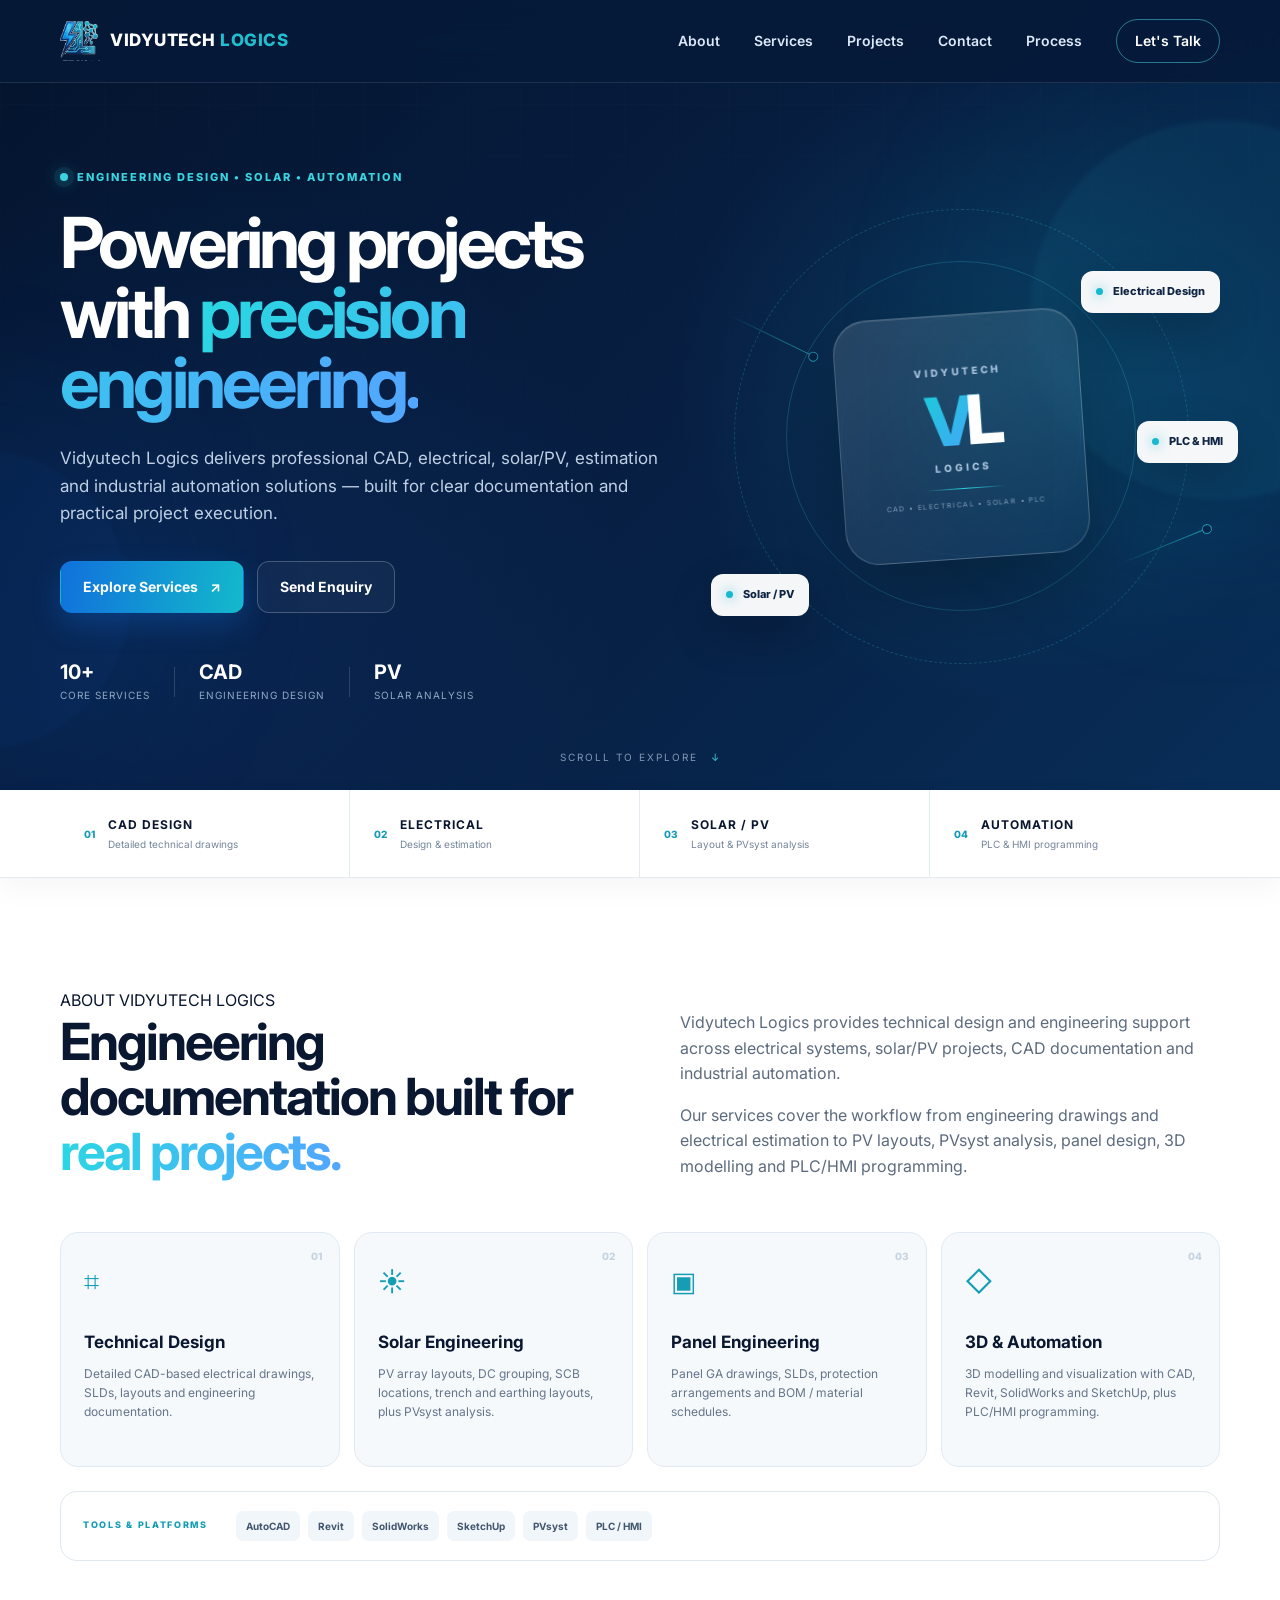
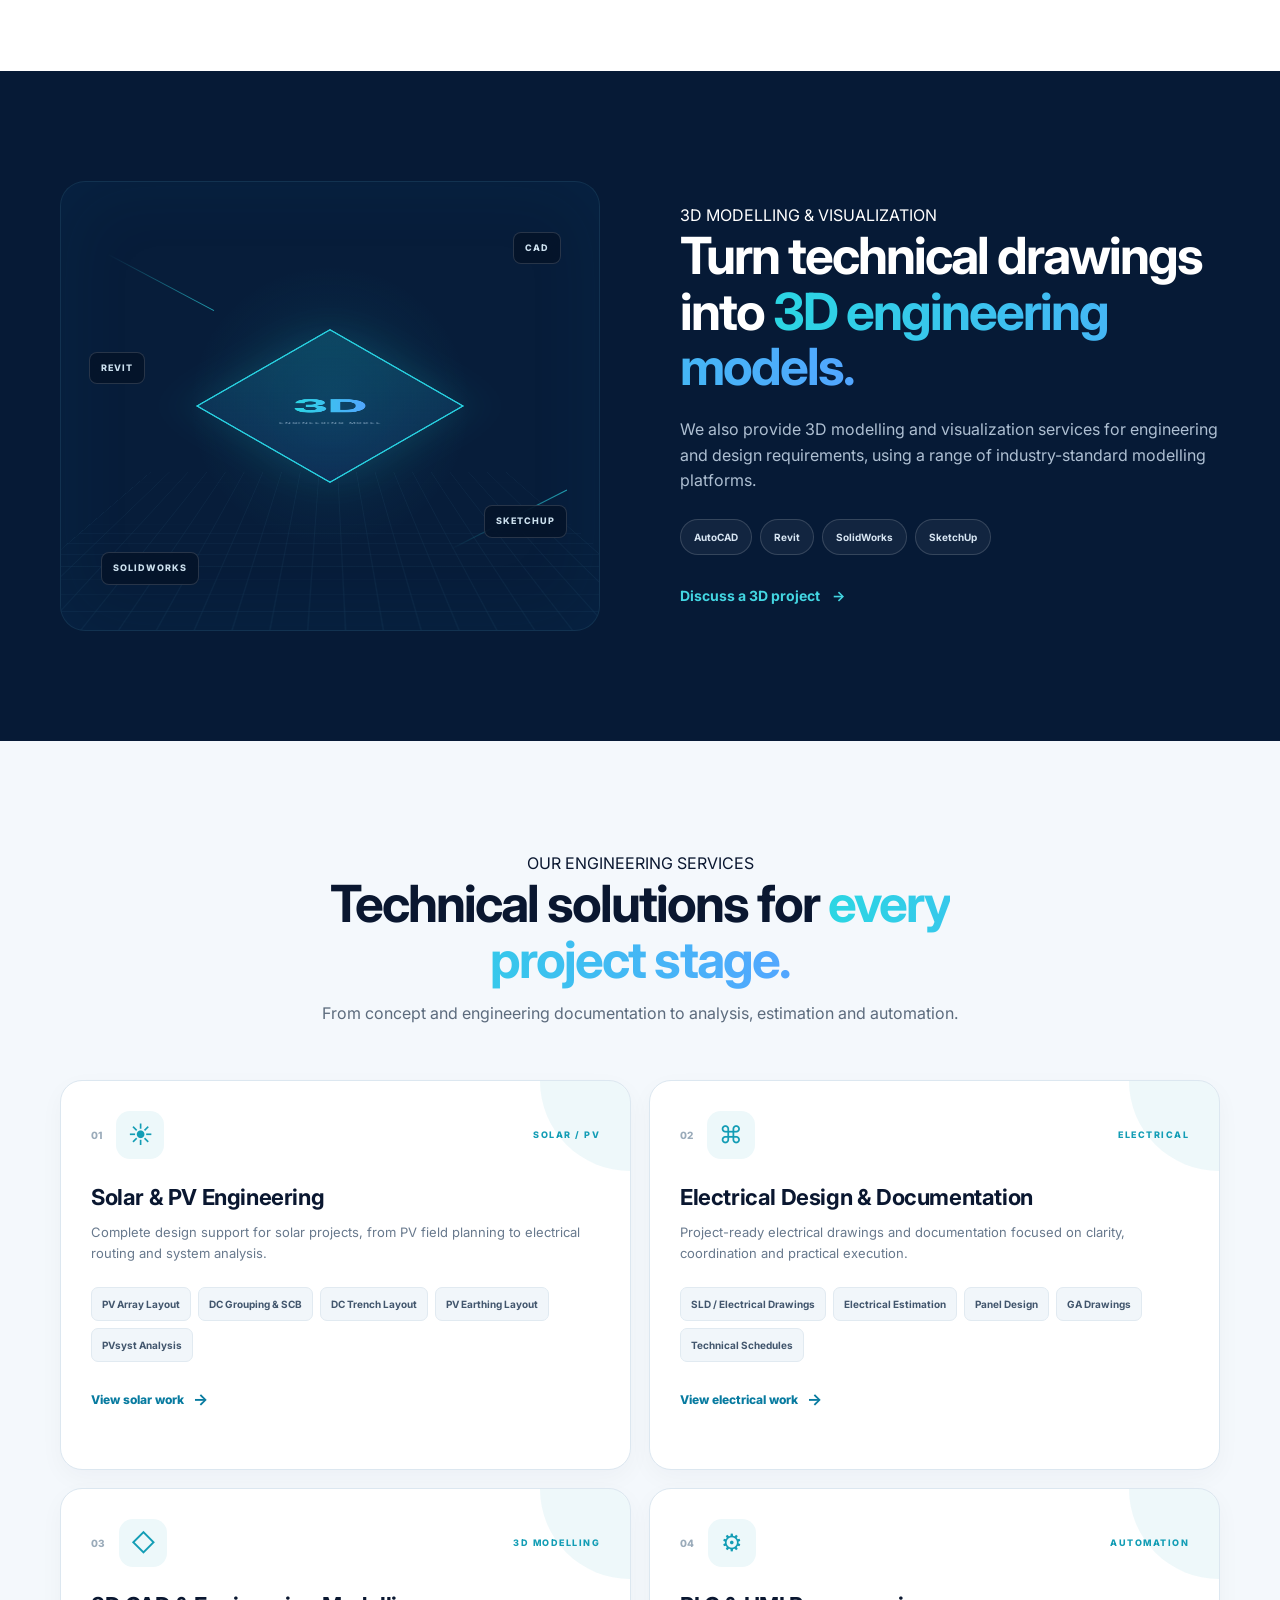
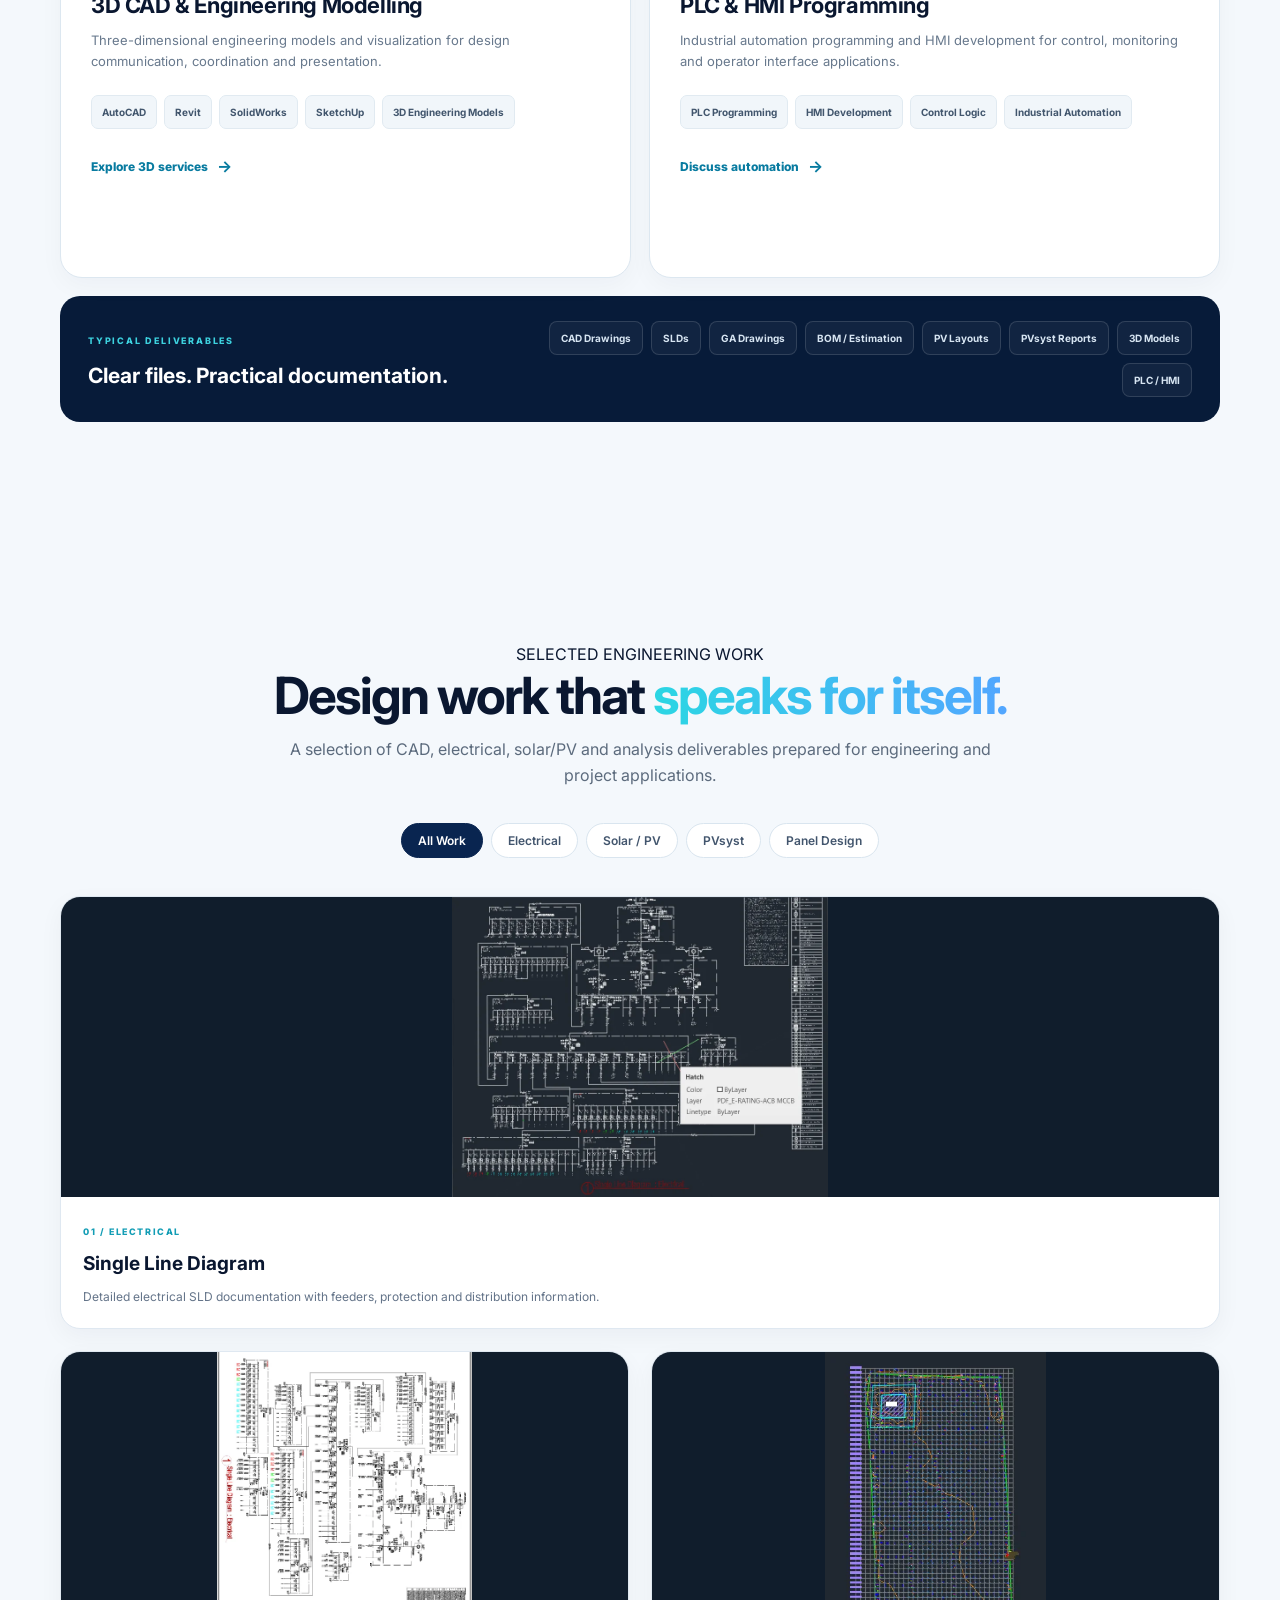
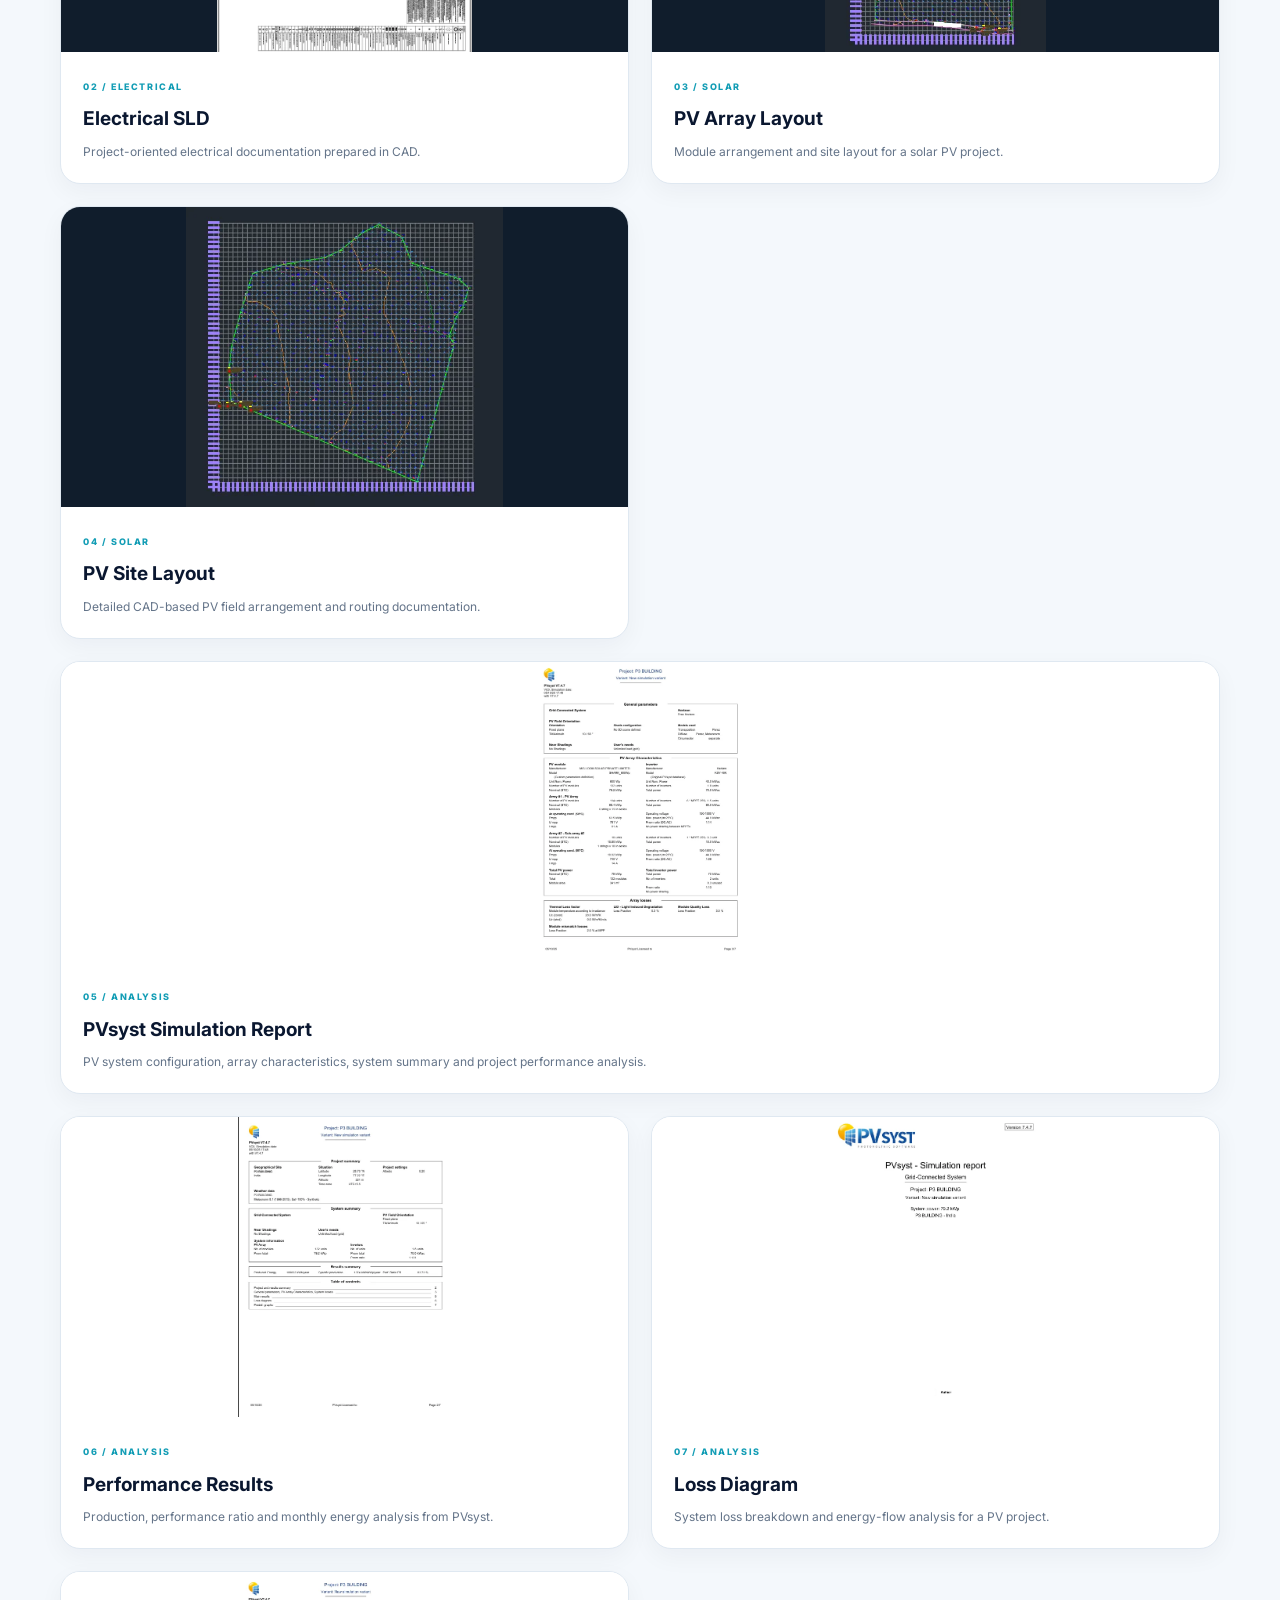
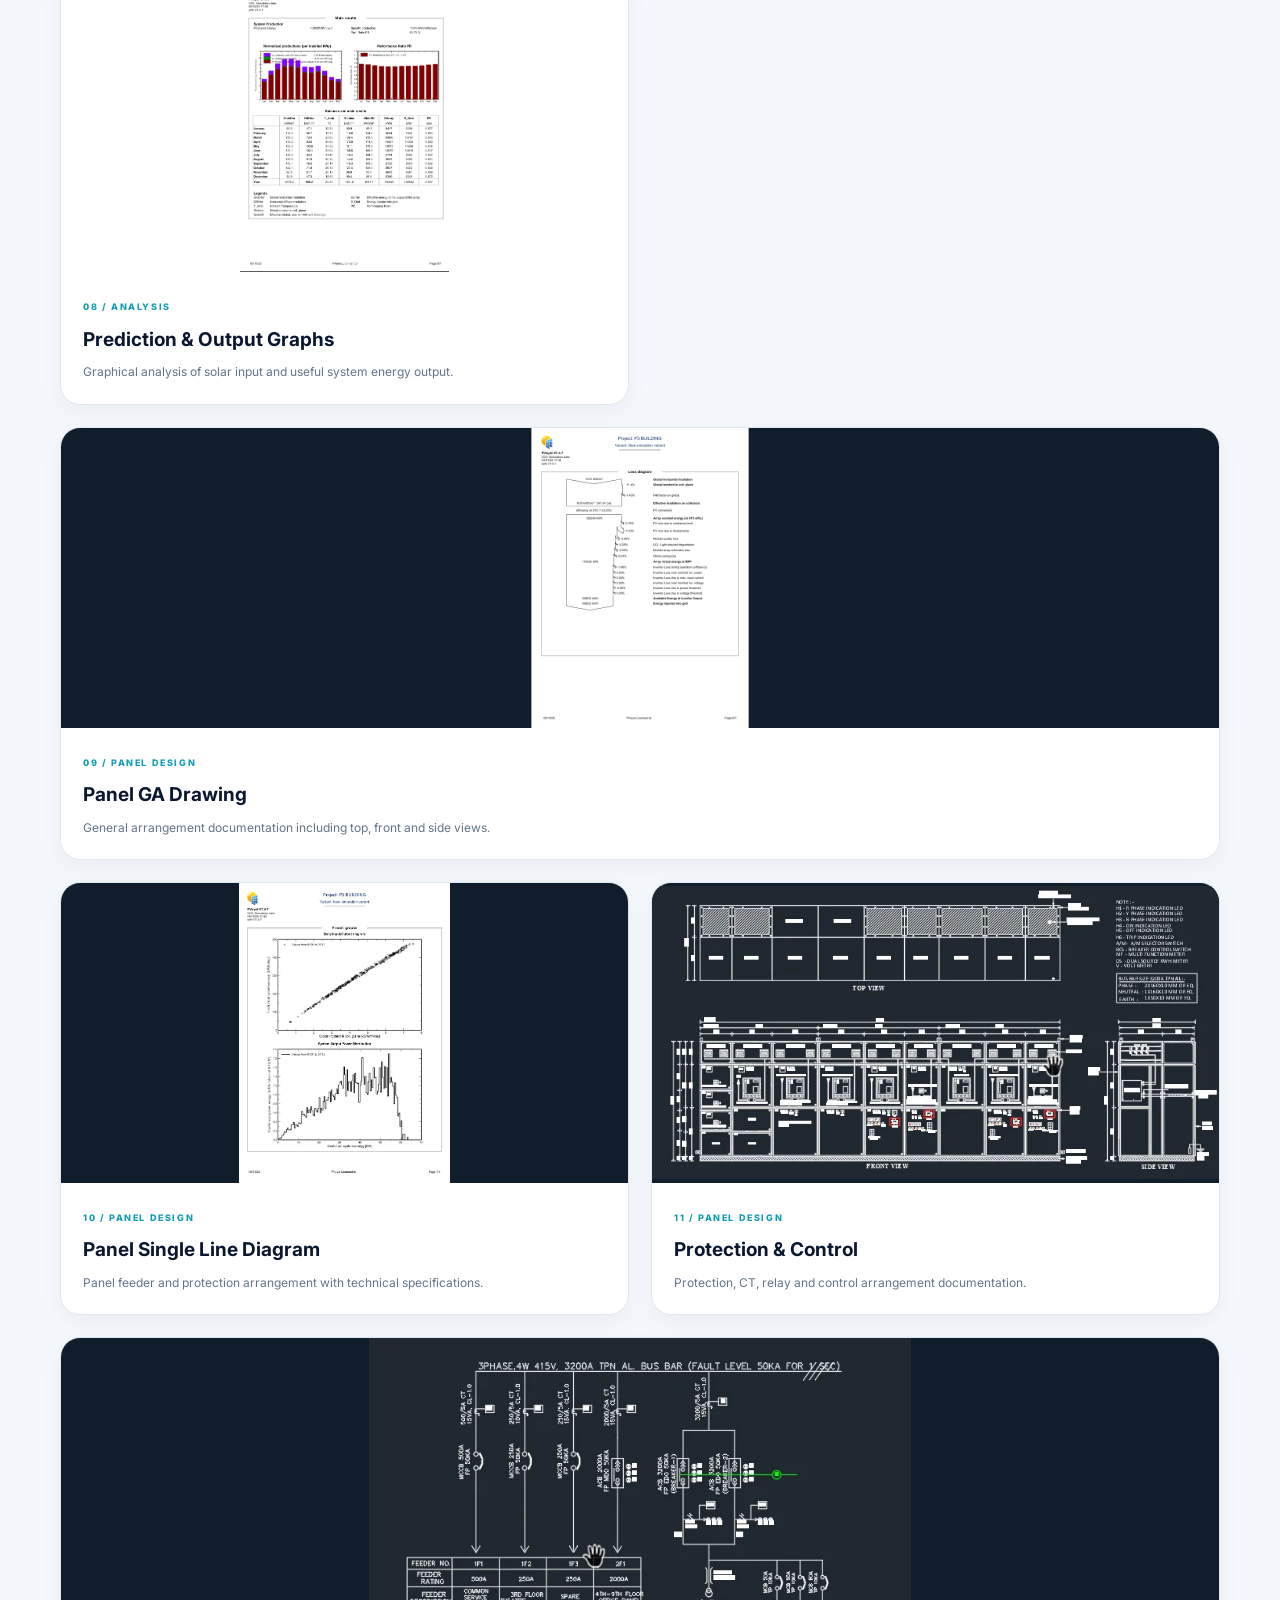
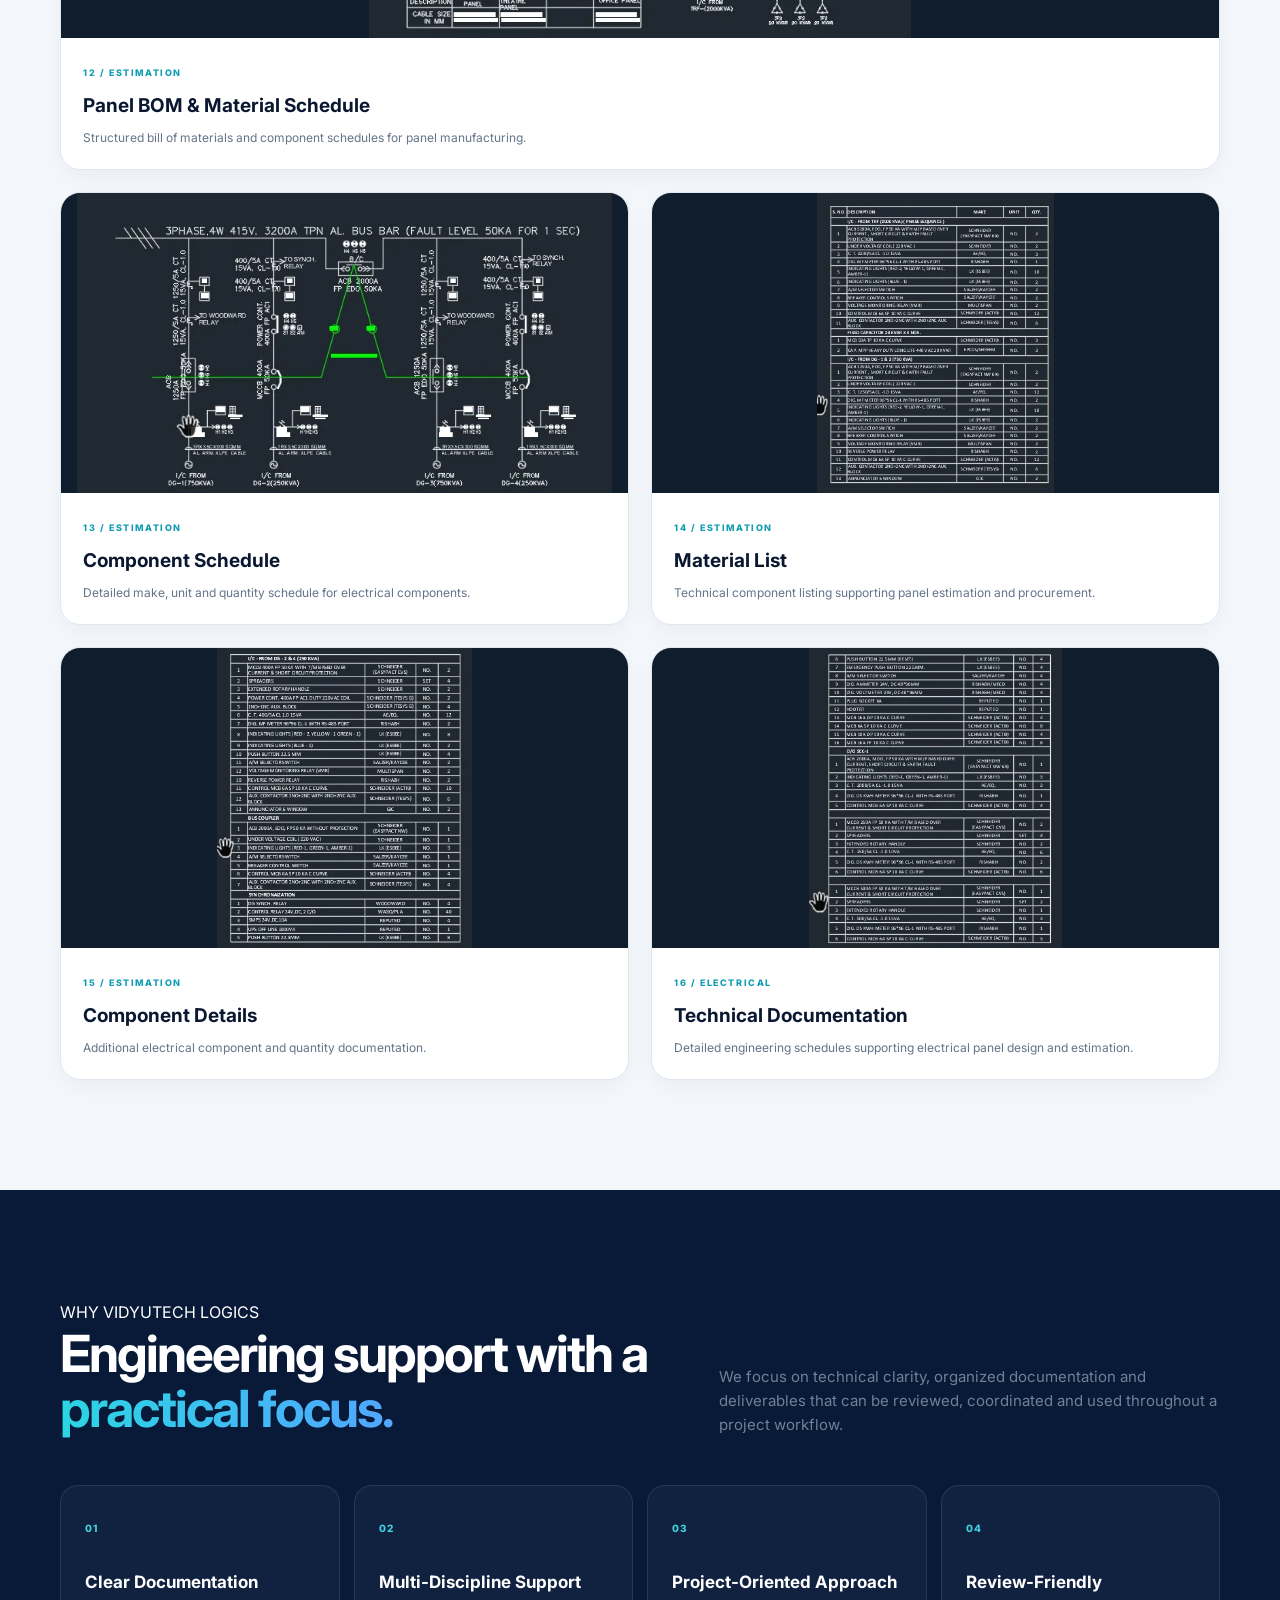
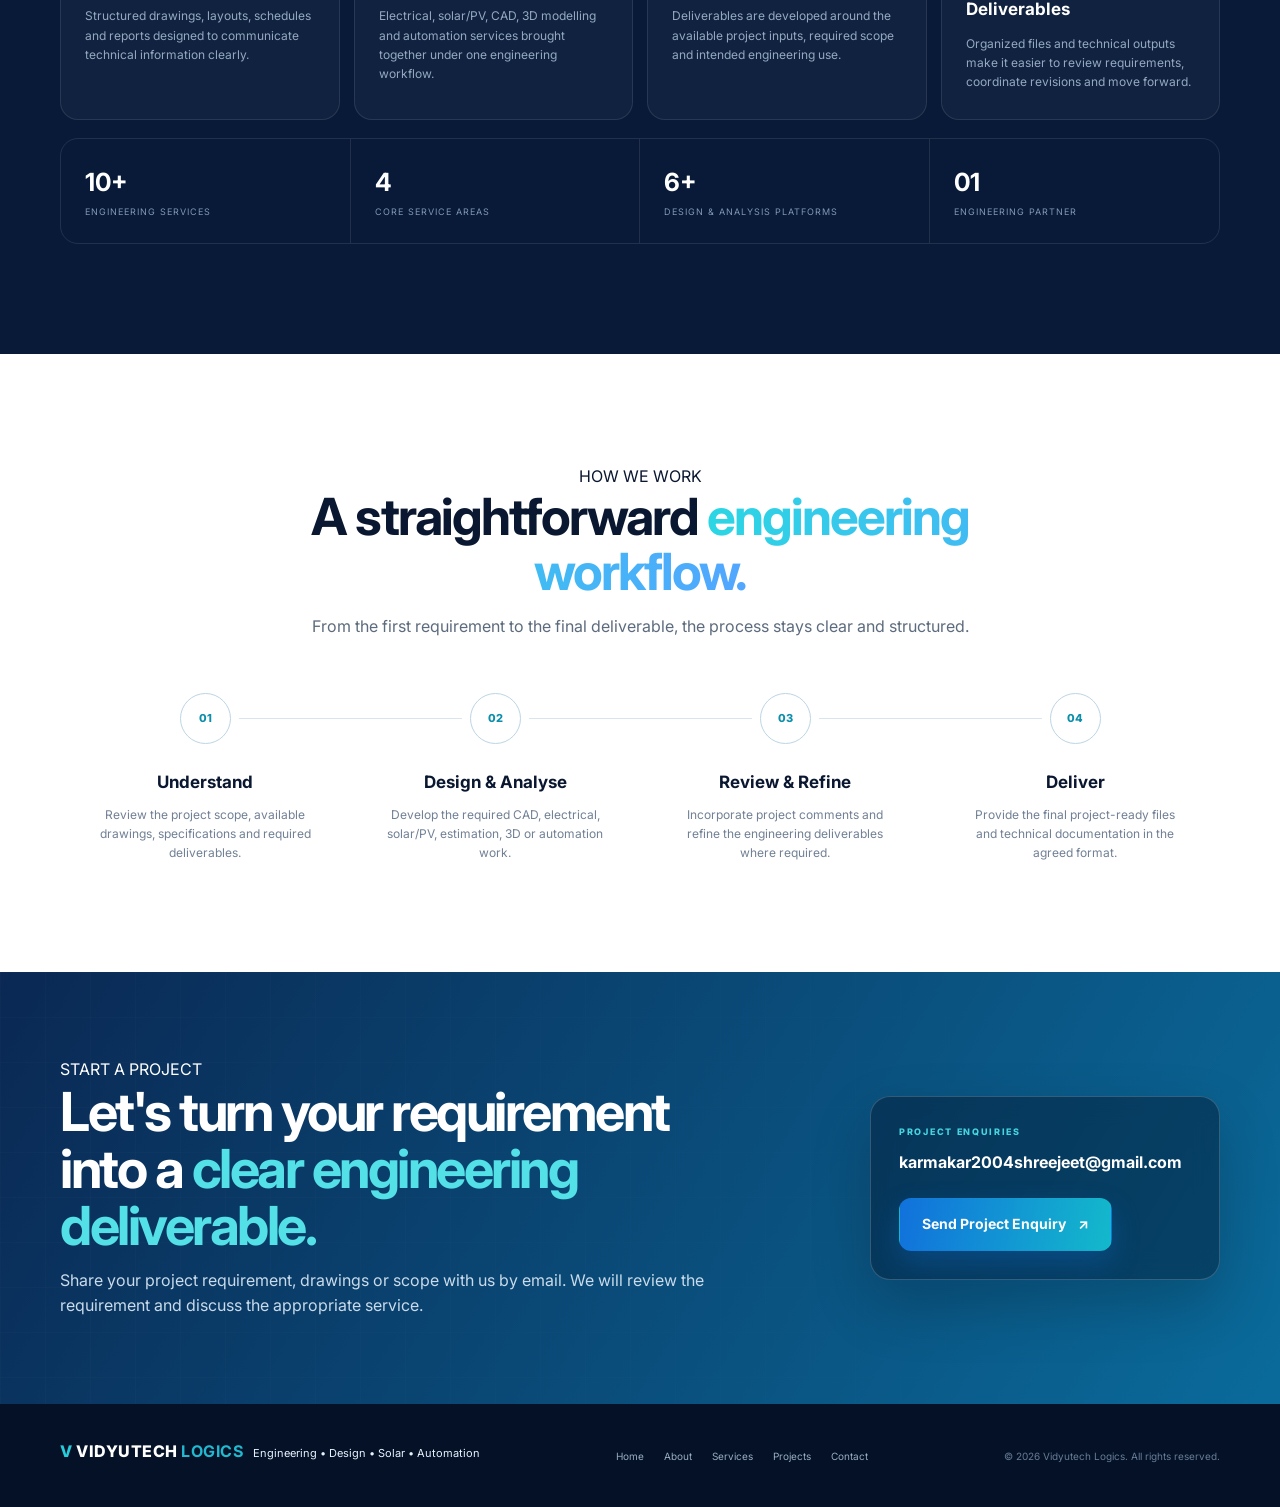
<file: index.html>
<!DOCTYPE html>
<html lang="en">
<head>
  <meta charset="UTF-8">
  <meta name="viewport" content="width=device-width, initial-scale=1.0">
  <meta name="description" content="Vidyutech Logics provides CAD design, electrical design, solar/PV engineering, PVsyst analysis, electrical estimation, panel design, 3D modelling, PLC and HMI programming.">
  <meta name="theme-color" content="#071a38">
  <meta name="robots" content="index, follow">
  <meta name="author" content="Vidyutech Logics">
  <meta name="keywords" content="CAD design, electrical design, solar design, PVsyst, electrical estimation, panel design, SLD, 3D modelling, Revit, SolidWorks, SketchUp, PLC, HMI">
  <meta property="og:type" content="website">
  <meta property="og:title" content="Vidyutech Logics | Electrical, Solar & CAD Engineering">
  <meta property="og:description" content="CAD, electrical, solar/PV, 3D modelling and industrial automation engineering services.">
  <meta property="og:image" content="assets/logo.png">
  <meta name="twitter:card" content="summary_large_image">
  <meta name="twitter:title" content="Vidyutech Logics | Engineering Design & Automation">
  <meta name="twitter:description" content="CAD, electrical, solar/PV, 3D modelling and automation engineering services.">
  <link rel="icon" type="image/png" href="assets/icon.png">
  <title>Vidyutech Logics | Electrical & Solar Engineering</title>
  <link rel="preconnect" href="https://fonts.googleapis.com">
  <link rel="preconnect" href="https://fonts.gstatic.com" crossorigin>
  <link rel="stylesheet" href="style.css">

  <script type="application/ld+json">
  {
    "@context": "https://schema.org",
    "@type": "ProfessionalService",
    "name": "Vidyutech Logics",
    "description": "CAD, electrical, solar/PV, 3D modelling and industrial automation engineering services.",
    "email": "vidhyut.designing@gmail.com",
    "serviceType": [
      "CAD Design",
      "Electrical Design",
      "Solar PV Engineering",
      "PVsyst Analysis",
      "Electrical Estimation",
      "Electrical Panel Design",
      "3D Modelling",
      "PLC Programming",
      "HMI Programming"
    ]
  }
  </script>

</head>
<body>
  <header class="site-header" id="top">
    <nav class="nav container">
      <a class="brand" href="#top" aria-label="Vidyutech Logics home">
        <img src="assets/icon.png" alt="" aria-hidden="true">
        <span>VIDYUTECH <b>LOGICS</b></span>
      </a>

      <button class="menu-toggle" aria-label="Open navigation" aria-expanded="false">
        <span></span><span></span><span></span>
      </button>

      <div class="nav-links">
        <a href="#about">About</a>
        <a href="#services">Services</a>
        <a href="#projects">Projects</a>
        <a href="#contact">Contact</a>
        <a href="#process">Process</a>
        <a href="#contact" class="nav-cta">Let's Talk</a>
      </div>
    </nav>
  </header>

  <main>
    <section class="hero">
      <div class="hero-grid"></div>
      <div class="hero-glow glow-a"></div>
      <div class="hero-glow glow-b"></div>

      <div class="container hero-content">
        <div class="hero-copy reveal">
          <div class="hero-kicker">
            <span class="pulse"></span>
            ENGINEERING DESIGN • SOLAR • AUTOMATION
          </div>
          <h1>Powering projects with <span>precision engineering.</span></h1>
          <p class="hero-text">
            Vidyutech Logics delivers professional CAD, electrical, solar/PV,
            estimation and industrial automation solutions — built for clear
            documentation and practical project execution.
          </p>

          <div class="hero-actions">
            <a class="btn btn-primary" href="#services">Explore Services <span>↗</span></a>
            <a class="btn btn-ghost" href="mailto:vidhyut.designing@gmail.com?subject=Project%20Enquiry%20-%20Vidyutech%20Logics">Send Enquiry</a>
          </div>

          <div class="hero-metrics">
            <div><strong>10+</strong><span>Core Services</span></div>
            <i></i>
            <div><strong>CAD</strong><span>Engineering Design</span></div>
            <i></i>
            <div><strong>PV</strong><span>Solar Analysis</span></div>
          </div>
        </div>

        <div class="hero-visual reveal">
          <div class="technical-ring ring-one"></div>
          <div class="technical-ring ring-two"></div>
          <div class="technical-ring ring-three"></div>

          <div class="technical-core">
            <div class="core-top">VIDYUTECH</div>
            <div class="core-mark">V<span>L</span></div>
            <div class="core-bottom">LOGICS</div>
            <div class="core-line"></div>
            <small>CAD • ELECTRICAL • SOLAR • PLC</small>
          </div>

          <div class="tech-node node-one"><span></span> Electrical Design</div>
          <div class="tech-node node-two"><span></span> Solar / PV</div>
          <div class="tech-node node-three"><span></span> PLC & HMI</div>

          <div class="circuit circuit-a"></div>
          <div class="circuit circuit-b"></div>
        </div>
      </div>

      <div class="scroll-note">SCROLL TO EXPLORE <span>↓</span></div>
    </section>

    <section class="pillars">
      <div class="container pillar-grid">
        <div><span>01</span><strong>CAD DESIGN</strong><small>Detailed technical drawings</small></div>
        <div><span>02</span><strong>ELECTRICAL</strong><small>Design & estimation</small></div>
        <div><span>03</span><strong>SOLAR / PV</strong><small>Layout & PVsyst analysis</small></div>
        <div><span>04</span><strong>AUTOMATION</strong><small>PLC & HMI programming</small></div>
      </div>
    </section>

    <section class="section about" id="about">
      <div class="container">
        <div class="about-top">
          <div class="section-heading reveal">
            <p class="eyebrow">ABOUT VIDYUTECH LOGICS</p>
            <h2>Engineering documentation built for <span>real projects.</span></h2>
          </div>
          <div class="about-copy reveal">
            <p>
              Vidyutech Logics provides technical design and engineering support
              across electrical systems, solar/PV projects, CAD documentation and
              industrial automation.
            </p>
            <p>
              Our services cover the workflow from engineering drawings and
              electrical estimation to PV layouts, PVsyst analysis, panel design,
              3D modelling and PLC/HMI programming.
            </p>
          </div>
        </div>

        <div class="about-cards">
          <div class="about-card reveal">
            <span class="about-card-no">01</span>
            <div class="about-card-icon">⌗</div>
            <h3>Technical Design</h3>
            <p>Detailed CAD-based electrical drawings, SLDs, layouts and engineering documentation.</p>
          </div>
          <div class="about-card reveal">
            <span class="about-card-no">02</span>
            <div class="about-card-icon">☀</div>
            <h3>Solar Engineering</h3>
            <p>PV array layouts, DC grouping, SCB locations, trench and earthing layouts, plus PVsyst analysis.</p>
          </div>
          <div class="about-card reveal">
            <span class="about-card-no">03</span>
            <div class="about-card-icon">▣</div>
            <h3>Panel Engineering</h3>
            <p>Panel GA drawings, SLDs, protection arrangements and BOM / material schedules.</p>
          </div>
          <div class="about-card reveal">
            <span class="about-card-no">04</span>
            <div class="about-card-icon">◇</div>
            <h3>3D & Automation</h3>
            <p>3D modelling and visualization with CAD, Revit, SolidWorks and SketchUp, plus PLC/HMI programming.</p>
          </div>
        </div>

        <div class="software-strip reveal">
          <div class="software-label">TOOLS & PLATFORMS</div>
          <div class="software-list">
            <span>AutoCAD</span>
            <span>Revit</span>
            <span>SolidWorks</span>
            <span>SketchUp</span>
            <span>PVsyst</span>
            <span>PLC / HMI</span>
          </div>
        </div>
      </div>
    </section>

    <section class="section modelling">
      <div class="container modelling-wrap">
        <div class="modelling-visual reveal">
          <div class="model-grid"></div>
          <div class="model-cube cube-main">
            <span>3D</span>
            <small>ENGINEERING MODEL</small>
          </div>
          <div class="model-line line-1"></div>
          <div class="model-line line-2"></div>
          <div class="model-label label-1">CAD</div>
          <div class="model-label label-2">REVIT</div>
          <div class="model-label label-3">SOLIDWORKS</div>
          <div class="model-label label-4">SKETCHUP</div>
        </div>

        <div class="modelling-copy reveal">
          <p class="eyebrow">3D MODELLING & VISUALIZATION</p>
          <h2>Turn technical drawings into <span>3D engineering models.</span></h2>
          <p>
            We also provide 3D modelling and visualization services for engineering
            and design requirements, using a range of industry-standard modelling
            platforms.
          </p>

          <div class="software-pills">
            <span>AutoCAD</span>
            <span>Revit</span>
            <span>SolidWorks</span>
            <span>SketchUp</span>
          </div>

          <a class="text-link" href="mailto:vidhyut.designing@gmail.com?subject=3D%20Modelling%20Enquiry%20-%20Vidyutech%20Logics">Discuss a 3D project <span>→</span></a>
        </div>
      </div>
    </section>

    <section class="section services" id="services">
      <div class="container">
        <div class="section-heading centered reveal">
          <p class="eyebrow">OUR ENGINEERING SERVICES</p>
          <h2>Technical solutions for <span>every project stage.</span></h2>
          <p>From concept and engineering documentation to analysis, estimation and automation.</p>
        </div>

        <div class="service-showcase">
          <article class="service-feature reveal">
            <div class="service-feature-head">
              <span class="service-index">01</span>
              <div class="service-big-icon">☀</div>
              <span class="service-tag">SOLAR / PV</span>
            </div>
            <h3>Solar & PV Engineering</h3>
            <p>Complete design support for solar projects, from PV field planning to electrical routing and system analysis.</p>
            <div class="service-items">
              <span>PV Array Layout</span>
              <span>DC Grouping & SCB</span>
              <span>DC Trench Layout</span>
              <span>PV Earthing Layout</span>
              <span>PVsyst Analysis</span>
            </div>
            <a href="#projects">View solar work <b>→</b></a>
          </article>

          <article class="service-feature reveal">
            <div class="service-feature-head">
              <span class="service-index">02</span>
              <div class="service-big-icon">⌘</div>
              <span class="service-tag">ELECTRICAL</span>
            </div>
            <h3>Electrical Design & Documentation</h3>
            <p>Project-ready electrical drawings and documentation focused on clarity, coordination and practical execution.</p>
            <div class="service-items">
              <span>SLD / Electrical Drawings</span>
              <span>Electrical Estimation</span>
              <span>Panel Design</span>
              <span>GA Drawings</span>
              <span>Technical Schedules</span>
            </div>
            <a href="#projects">View electrical work <b>→</b></a>
          </article>

          <article class="service-feature reveal">
            <div class="service-feature-head">
              <span class="service-index">03</span>
              <div class="service-big-icon">◇</div>
              <span class="service-tag">3D MODELLING</span>
            </div>
            <h3>3D CAD & Engineering Modelling</h3>
            <p>Three-dimensional engineering models and visualization for design communication, coordination and presentation.</p>
            <div class="service-items">
              <span>AutoCAD</span>
              <span>Revit</span>
              <span>SolidWorks</span>
              <span>SketchUp</span>
              <span>3D Engineering Models</span>
            </div>
            <a href="#top">Explore 3D services <b>→</b></a>
          </article>

          <article class="service-feature reveal">
            <div class="service-feature-head">
              <span class="service-index">04</span>
              <div class="service-big-icon">⚙</div>
              <span class="service-tag">AUTOMATION</span>
            </div>
            <h3>PLC & HMI Programming</h3>
            <p>Industrial automation programming and HMI development for control, monitoring and operator interface applications.</p>
            <div class="service-items">
              <span>PLC Programming</span>
              <span>HMI Development</span>
              <span>Control Logic</span>
              <span>Industrial Automation</span>
            </div>
            <a href="mailto:vidhyut.designing@gmail.com?subject=PLC%20%26%20HMI%20Enquiry%20-%20Vidyutech%20Logics">Discuss automation <b>→</b></a>
          </article>
        </div>

        <div class="service-deliverables reveal">
          <div>
            <span class="deliverable-label">TYPICAL DELIVERABLES</span>
            <h3>Clear files. Practical documentation.</h3>
          </div>
          <div class="deliverable-list">
            <span>CAD Drawings</span>
            <span>SLDs</span>
            <span>GA Drawings</span>
            <span>BOM / Estimation</span>
            <span>PV Layouts</span>
            <span>PVsyst Reports</span>
            <span>3D Models</span>
            <span>PLC / HMI</span>
          </div>
        </div>
      </div>
    </section>

    <section class="section portfolio" id="projects">
      <div class="container">
        <div class="section-heading centered reveal">
          <p class="eyebrow">SELECTED ENGINEERING WORK</p>
          <h2>Design work that <span>speaks for itself.</span></h2>
          <p>
            A selection of CAD, electrical, solar/PV and analysis deliverables prepared
            for engineering and project applications.
          </p>
        </div>

        <div class="portfolio-filters reveal">
          <button class="filter-btn active" data-filter="all">All Work</button>
          <button class="filter-btn" data-filter="electrical">Electrical</button>
          <button class="filter-btn" data-filter="solar">Solar / PV</button>
          <button class="filter-btn" data-filter="analysis">PVsyst</button>
          <button class="filter-btn" data-filter="panel">Panel Design</button>
        </div>

        <div class="portfolio-grid">
          <article class="project-card project-wide reveal" data-category="electrical">
            <div class="project-image"><img src="assets/portfolio/work-01.webp" alt="Electrical single line diagram design" loading="lazy"><div class="project-overlay"><span>Electrical Design</span><b>SLD / Electrical Drawing</b></div></div>
            <div class="project-info"><span>01 / ELECTRICAL</span><h3>Single Line Diagram</h3><p>Detailed electrical SLD documentation with feeders, protection and distribution information.</p></div>
          </article>

          <article class="project-card reveal" data-category="electrical">
            <div class="project-image"><img src="assets/portfolio/work-02.webp" alt="Electrical single line diagram" loading="lazy"><div class="project-overlay"><span>Electrical Design</span><b>SLD Documentation</b></div></div>
            <div class="project-info"><span>02 / ELECTRICAL</span><h3>Electrical SLD</h3><p>Project-oriented electrical documentation prepared in CAD.</p></div>
          </article>

          <article class="project-card reveal" data-category="solar">
            <div class="project-image"><img src="assets/portfolio/work-03.webp" alt="Solar PV layout drawing" loading="lazy"><div class="project-overlay"><span>Solar / PV</span><b>PV Layout</b></div></div>
            <div class="project-info"><span>03 / SOLAR</span><h3>PV Array Layout</h3><p>Module arrangement and site layout for a solar PV project.</p></div>
          </article>

          <article class="project-card reveal" data-category="solar">
            <div class="project-image"><img src="assets/portfolio/work-04.webp" alt="Solar PV layout drawing" loading="lazy"><div class="project-overlay"><span>Solar / PV</span><b>PV Layout</b></div></div>
            <div class="project-info"><span>04 / SOLAR</span><h3>PV Site Layout</h3><p>Detailed CAD-based PV field arrangement and routing documentation.</p></div>
          </article>

          <article class="project-card project-wide reveal" data-category="analysis">
            <div class="project-image light"><img src="assets/portfolio/work-05.webp" alt="PVsyst project summary report" loading="lazy"><div class="project-overlay"><span>PVsyst</span><b>Simulation Report</b></div></div>
            <div class="project-info"><span>05 / ANALYSIS</span><h3>PVsyst Simulation Report</h3><p>PV system configuration, array characteristics, system summary and project performance analysis.</p></div>
          </article>

          <article class="project-card reveal" data-category="analysis">
            <div class="project-image light"><img src="assets/portfolio/work-06.webp" alt="PVsyst results report" loading="lazy"><div class="project-overlay"><span>PVsyst</span><b>Performance Results</b></div></div>
            <div class="project-info"><span>06 / ANALYSIS</span><h3>Performance Results</h3><p>Production, performance ratio and monthly energy analysis from PVsyst.</p></div>
          </article>

          <article class="project-card reveal" data-category="analysis">
            <div class="project-image light"><img src="assets/portfolio/work-07.webp" alt="PVsyst loss diagram" loading="lazy"><div class="project-overlay"><span>PVsyst</span><b>Loss Analysis</b></div></div>
            <div class="project-info"><span>07 / ANALYSIS</span><h3>Loss Diagram</h3><p>System loss breakdown and energy-flow analysis for a PV project.</p></div>
          </article>

          <article class="project-card reveal" data-category="analysis">
            <div class="project-image light"><img src="assets/portfolio/work-08.webp" alt="PVsyst prediction graphs" loading="lazy"><div class="project-overlay"><span>PVsyst</span><b>Prediction Graphs</b></div></div>
            <div class="project-info"><span>08 / ANALYSIS</span><h3>Prediction & Output Graphs</h3><p>Graphical analysis of solar input and useful system energy output.</p></div>
          </article>

          <article class="project-card project-wide reveal" data-category="panel">
            <div class="project-image"><img src="assets/portfolio/work-09.webp" alt="Electrical panel front and side view drawing" loading="lazy"><div class="project-overlay"><span>Panel Design</span><b>GA Drawing</b></div></div>
            <div class="project-info"><span>09 / PANEL DESIGN</span><h3>Panel GA Drawing</h3><p>General arrangement documentation including top, front and side views.</p></div>
          </article>

          <article class="project-card reveal" data-category="panel">
            <div class="project-image"><img src="assets/portfolio/work-10.webp" alt="Electrical panel SLD" loading="lazy"><div class="project-overlay"><span>Panel Design</span><b>Panel SLD</b></div></div>
            <div class="project-info"><span>10 / PANEL DESIGN</span><h3>Panel Single Line Diagram</h3><p>Panel feeder and protection arrangement with technical specifications.</p></div>
          </article>

          <article class="project-card reveal" data-category="panel">
            <div class="project-image"><img src="assets/portfolio/work-11.webp" alt="Electrical panel protection and synchronization drawing" loading="lazy"><div class="project-overlay"><span>Panel Design</span><b>Protection & Control</b></div></div>
            <div class="project-info"><span>11 / PANEL DESIGN</span><h3>Protection & Control</h3><p>Protection, CT, relay and control arrangement documentation.</p></div>
          </article>

          <article class="project-card project-wide reveal" data-category="panel">
            <div class="project-image"><img src="assets/portfolio/work-12.webp" alt="Electrical panel bill of materials" loading="lazy"><div class="project-overlay"><span>Electrical Estimation</span><b>BOM / Material Schedule</b></div></div>
            <div class="project-info"><span>12 / ESTIMATION</span><h3>Panel BOM & Material Schedule</h3><p>Structured bill of materials and component schedules for panel manufacturing.</p></div>
          </article>

          <article class="project-card reveal" data-category="panel">
            <div class="project-image"><img src="assets/portfolio/work-13.webp" alt="Electrical panel bill of materials" loading="lazy"><div class="project-overlay"><span>Electrical Estimation</span><b>BOM</b></div></div>
            <div class="project-info"><span>13 / ESTIMATION</span><h3>Component Schedule</h3><p>Detailed make, unit and quantity schedule for electrical components.</p></div>
          </article>

          <article class="project-card reveal" data-category="panel">
            <div class="project-image"><img src="assets/portfolio/work-14.webp" alt="Electrical panel component schedule" loading="lazy"><div class="project-overlay"><span>Electrical Estimation</span><b>Material List</b></div></div>
            <div class="project-info"><span>14 / ESTIMATION</span><h3>Material List</h3><p>Technical component listing supporting panel estimation and procurement.</p></div>
          </article>

          <article class="project-card reveal" data-category="panel">
            <div class="project-image"><img src="assets/portfolio/work-15.webp" alt="Electrical panel component schedule" loading="lazy"><div class="project-overlay"><span>Electrical Estimation</span><b>Component List</b></div></div>
            <div class="project-info"><span>15 / ESTIMATION</span><h3>Component Details</h3><p>Additional electrical component and quantity documentation.</p></div>
          </article>

          <article class="project-card reveal" data-category="electrical">
            <div class="project-image"><img src="assets/portfolio/work-16.webp" alt="Electrical panel bill of materials" loading="lazy"><div class="project-overlay"><span>Electrical Design</span><b>Technical Schedule</b></div></div>
            <div class="project-info"><span>16 / ELECTRICAL</span><h3>Technical Documentation</h3><p>Detailed engineering schedules supporting electrical panel design and estimation.</p></div>
          </article>
        </div>
      </div>
    </section>

    <section class="section capabilities" id="why-us">
      <div class="container">
        <div class="why-head">
          <div class="section-heading reveal">
            <p class="eyebrow">WHY VIDYUTECH LOGICS</p>
            <h2>Engineering support with a <span>practical focus.</span></h2>
          </div>
          <p class="why-intro reveal">
            We focus on technical clarity, organized documentation and deliverables
            that can be reviewed, coordinated and used throughout a project workflow.
          </p>
        </div>

        <div class="why-grid">
          <div class="why-card reveal">
            <span>01</span>
            <h3>Clear Documentation</h3>
            <p>Structured drawings, layouts, schedules and reports designed to communicate technical information clearly.</p>
          </div>
          <div class="why-card reveal">
            <span>02</span>
            <h3>Multi-Discipline Support</h3>
            <p>Electrical, solar/PV, CAD, 3D modelling and automation services brought together under one engineering workflow.</p>
          </div>
          <div class="why-card reveal">
            <span>03</span>
            <h3>Project-Oriented Approach</h3>
            <p>Deliverables are developed around the available project inputs, required scope and intended engineering use.</p>
          </div>
          <div class="why-card reveal">
            <span>04</span>
            <h3>Review-Friendly Deliverables</h3>
            <p>Organized files and technical outputs make it easier to review requirements, coordinate revisions and move forward.</p>
          </div>
        </div>

        <div class="why-bottom reveal">
          <div class="why-stat"><strong>10+</strong><span>Engineering Services</span></div>
          <div class="why-stat"><strong>4</strong><span>Core Service Areas</span></div>
          <div class="why-stat"><strong>6+</strong><span>Design & Analysis Platforms</span></div>
          <div class="why-stat"><strong>01</strong><span>Engineering Partner</span></div>
        </div>
      </div>
    </section>

    <section class="section process" id="process">
      <div class="container">
        <div class="section-heading centered reveal">
          <p class="eyebrow">HOW WE WORK</p>
          <h2>A straightforward <span>engineering workflow.</span></h2>
          <p>From the first requirement to the final deliverable, the process stays clear and structured.</p>
        </div>

        <div class="process-timeline">
          <div class="process-item reveal">
            <div class="process-marker">01</div>
            <div>
              <h3>Understand</h3>
              <p>Review the project scope, available drawings, specifications and required deliverables.</p>
            </div>
          </div>
          <div class="process-item reveal">
            <div class="process-marker">02</div>
            <div>
              <h3>Design & Analyse</h3>
              <p>Develop the required CAD, electrical, solar/PV, estimation, 3D or automation work.</p>
            </div>
          </div>
          <div class="process-item reveal">
            <div class="process-marker">03</div>
            <div>
              <h3>Review & Refine</h3>
              <p>Incorporate project comments and refine the engineering deliverables where required.</p>
            </div>
          </div>
          <div class="process-item reveal">
            <div class="process-marker">04</div>
            <div>
              <h3>Deliver</h3>
              <p>Provide the final project-ready files and technical documentation in the agreed format.</p>
            </div>
          </div>
        </div>
      </div>
    </section>

    <section class="contact" id="contact">
      <div class="contact-grid-bg"></div>
      <div class="container contact-inner reveal">
        <div class="contact-copy">
          <p class="eyebrow">START A PROJECT</p>
          <h2>Let's turn your requirement into a <span>clear engineering deliverable.</span></h2>
          <p>
            Share your project requirement, drawings or scope with us by email.
            We will review the requirement and discuss the appropriate service.
          </p>
        </div>
        <div class="contact-card">
          <span class="contact-card-label">PROJECT ENQUIRIES</span>
          <a href="mailto:vidhyut.designing@gmail.com?subject=Project%20Enquiry%20-%20Vidyutech%20Logics" class="email-link">
            karmakar2004shreejeet@gmail.com
          </a>
          <a class="btn btn-primary" href="mailto:vidhyut.designing@gmail.com?subject=Project%20Enquiry%20-%20Vidyutech%20Logics">
            Send Project Enquiry <span>↗</span>
          </a>
        </div>
      </div>
    </section>
  </main>

  <footer>
    <div class="container footer-inner">
      <div class="footer-brand">
        <div class="footer-wordmark"><span>V</span> VIDYUTECH <b>LOGICS</b></div>
        <p>Engineering • Design • Solar • Automation</p>
      </div>
      <div class="footer-links">
        <a href="#top">Home</a>
        <a href="#about">About</a>
        <a href="#services">Services</a>
        <a href="#projects">Projects</a>
        <a href="#contact">Contact</a>
      </div>
      <p class="copyright">© <span id="year"></span> Vidyutech Logics. All rights reserved.</p>
    </div>
  </footer>

  <script src="script.js"></script>
</body>
</html>
</file>
<file: style.css>
@import url('https://fonts.googleapis.com/css2?family=Inter:wght@400;500;600;700;800&display=swap');

:root{
  --navy:#071a38;
  --navy-2:#0b2852;
  --blue:#1266d4;
  --cyan:#17b9cf;
  --ink:#0a1730;
  --muted:#5c6b7d;
  --light:#f4f8fc;
  --white:#ffffff;
  --line:#dfe8f1;
  --shadow:0 22px 60px rgba(7,26,56,.12);
  --radius:22px;
}

*{box-sizing:border-box;margin:0;padding:0}
html{scroll-behavior:smooth}
body{font-family:Inter,Arial,sans-serif;color:var(--ink);background:#fff;line-height:1.6}
a{text-decoration:none;color:inherit}
.container{width:min(1160px,calc(100% - 40px));margin:auto}

.site-header{position:fixed;top:0;left:0;width:100%;z-index:1000;background:rgba(7,26,56,.84);backdrop-filter:blur(16px);border-bottom:1px solid rgba(255,255,255,.1)}
.nav{height:82px;display:flex;align-items:center;justify-content:space-between}
.brand{display:flex;align-items:center;gap:10px;color:#fff;font-size:17px;letter-spacing:.5px;font-weight:800;white-space:nowrap}
.brand img{width:40px;height:40px;object-fit:contain;display:block}
.brand b{color:#20bfd0;font-weight:800}
.nav-links{display:flex;align-items:center;gap:34px;color:#dce8f7;font-size:14px;font-weight:600}
.nav-links a{transition:.25s}
.nav-links a:hover{color:#4ed6e8}
.nav-cta{border:1px solid rgba(78,214,232,.5);padding:10px 18px;border-radius:999px;color:#fff!important}
.menu-toggle{display:none;background:none;border:0;cursor:pointer}
.menu-toggle span{display:block;width:25px;height:2px;background:#fff;margin:5px}

.hero{min-height:790px;padding-top:82px;position:relative;overflow:hidden;background:
radial-gradient(circle at 78% 48%,rgba(20,174,206,.16),transparent 30%),
radial-gradient(circle at 15% 75%,rgba(25,91,190,.15),transparent 35%),
linear-gradient(135deg,#04142e 0%,#071f43 55%,#082e58 100%);color:#fff}
.hero-grid{position:absolute;inset:0;opacity:.13;background-image:linear-gradient(rgba(255,255,255,.08) 1px,transparent 1px),linear-gradient(90deg,rgba(255,255,255,.08) 1px,transparent 1px);background-size:52px 52px;mask-image:linear-gradient(to bottom,black,transparent 92%)}
.hero-glow{position:absolute;border-radius:50%;filter:blur(2px);pointer-events:none}
.glow-a{width:380px;height:380px;right:-130px;top:120px;background:rgba(23,185,207,.11);box-shadow:0 0 160px 80px rgba(23,185,207,.06)}
.glow-b{width:300px;height:300px;left:-170px;bottom:40px;background:rgba(18,102,212,.1);box-shadow:0 0 140px 70px rgba(18,102,212,.07)}
.hero-content{min-height:708px;display:grid;grid-template-columns:1.08fr .92fr;align-items:center;gap:35px;position:relative}
.hero-kicker{display:flex;align-items:center;gap:9px;color:#3bd4e0;font-size:11px;font-weight:800;letter-spacing:2px;margin-bottom:22px}
.pulse{width:8px;height:8px;border-radius:50%;background:#3bd4e0;box-shadow:0 0 0 6px rgba(59,212,224,.09),0 0 18px rgba(59,212,224,.8)}
.hero h1{font-size:clamp(45px,5.5vw,78px);line-height:.99;letter-spacing:-3.8px;max-width:760px}
.hero h1 span,.section-heading h2 span,.capability-copy h2 span{background:linear-gradient(90deg,#2bd6e3,#52a6ff);-webkit-background-clip:text;background-clip:text;color:transparent}
.hero-text{font-size:17px;color:#bfd0e5;max-width:650px;margin:28px 0 34px}
.hero-actions{display:flex;gap:13px;flex-wrap:wrap}
.btn{display:inline-flex;align-items:center;justify-content:center;gap:12px;padding:14px 22px;border-radius:12px;font-weight:700;font-size:14px;transition:.25s;border:1px solid transparent}
.btn-primary{background:linear-gradient(100deg,#1171dc,#13b9cb);color:#fff;box-shadow:0 12px 28px rgba(17,113,220,.28)}
.btn-primary:hover{transform:translateY(-2px);box-shadow:0 16px 34px rgba(17,113,220,.4)}
.btn-ghost{border-color:rgba(255,255,255,.22);color:#fff;background:rgba(255,255,255,.04)}
.btn-ghost:hover{background:rgba(255,255,255,.1)}
.hero-metrics{display:flex;align-items:center;gap:24px;margin-top:48px}
.hero-metrics div{display:flex;flex-direction:column}
.hero-metrics strong{font-size:20px;line-height:1.1}
.hero-metrics span{font-size:10px;color:#8fa8c3;text-transform:uppercase;letter-spacing:1px;margin-top:4px}
.hero-metrics i{height:30px;width:1px;background:rgba(255,255,255,.15)}
.hero-visual{height:530px;position:relative;display:grid;place-items:center}
.technical-ring{position:absolute;border:1px solid rgba(60,211,225,.22);border-radius:50%}
.ring-one{width:455px;height:455px;border-style:dashed;animation:spin 26s linear infinite}
.ring-two{width:350px;height:350px;animation:spin 18s linear infinite reverse}
.ring-three{width:240px;height:240px;border-color:rgba(82,166,255,.2)}
.technical-core{width:245px;height:245px;border-radius:34px;display:flex;flex-direction:column;align-items:center;justify-content:center;background:linear-gradient(145deg,rgba(255,255,255,.12),rgba(255,255,255,.025));border:1px solid rgba(255,255,255,.2);backdrop-filter:blur(16px);box-shadow:0 35px 90px rgba(0,0,0,.28),inset 0 1px 0 rgba(255,255,255,.12);transform:rotate(-4deg);position:relative;z-index:2}
.core-top,.core-bottom{font-size:10px;letter-spacing:3px;color:#a9c4df;font-weight:800}
.core-mark{font-size:68px;font-weight:800;line-height:.95;letter-spacing:-8px;background:linear-gradient(135deg,#1ccbd9,#4b9fff);-webkit-background-clip:text;background-clip:text;color:transparent;margin:9px 0 7px}
.core-mark span{color:#fff}
.core-line{height:1px;width:80px;background:linear-gradient(90deg,transparent,#2bd6e3,transparent);margin:13px 0 10px}
.technical-core small{font-size:7px;color:#809ab7;letter-spacing:1.4px}
.tech-node{position:absolute;z-index:4;padding:12px 15px;background:rgba(255,255,255,.96);color:#102544;border-radius:12px;box-shadow:0 18px 45px rgba(0,0,0,.2);font-size:11px;font-weight:800;white-space:nowrap}
.tech-node span{display:inline-block;width:7px;height:7px;border-radius:50%;background:#16b9cf;margin-right:8px;box-shadow:0 0 12px rgba(22,185,207,.8)}
.node-one{top:100px;right:0}.node-two{bottom:85px;left:8px}.node-three{top:250px;right:-18px}
.circuit{position:absolute;width:100px;height:1px;background:linear-gradient(90deg,transparent,#27cddc);opacity:.65}
.circuit:after{content:"";position:absolute;right:0;top:-4px;width:8px;height:8px;border:1px solid #27cddc;border-radius:50%;background:#071f43}
.circuit-a{top:165px;left:20px;transform:rotate(26deg)}.circuit-b{bottom:155px;right:5px;transform:rotate(-22deg)}
.scroll-note{position:absolute;bottom:25px;left:50%;transform:translateX(-50%);font-size:10px;letter-spacing:2px;color:#8198b5}.scroll-note span{margin-left:8px;color:#40d2df}

.pillars{background:#fff;border-bottom:1px solid #e3ebf3;box-shadow:0 10px 30px rgba(7,26,56,.04);position:relative;z-index:5}
.pillar-grid{display:grid;grid-template-columns:repeat(4,1fr)}
.pillar-grid>div{padding:25px 24px;border-right:1px solid #e3ebf3;display:grid;grid-template-columns:auto 1fr;column-gap:13px;align-items:center}
.pillar-grid>div:last-child{border-right:0}
.pillar-grid span{grid-row:1 / span 2;color:#159bb5;font-size:10px;font-weight:800}
.pillar-grid strong{font-size:12px;letter-spacing:1px}
.pillar-grid small{color:#75859a;font-size:10px;margin-top:2px}

.section{padding:110px 0}
.two-col{display:grid;grid-template-columns:.9fr 1.1fr;gap:90px}
.section-heading h2,.capability-copy h2{font-size:clamp(36px,4vw,56px);line-height:1.08;letter-spacing:-2px}
.about-copy{font-size:17px;color:var(--muted)}
.about-copy p+p{margin-top:18px}
.about-line{height:1px;background:var(--line);margin:32px 0}
.small-note{font-size:11px!important;letter-spacing:1px;color:#7c8b9c!important}
.small-note b{color:var(--cyan);padding:0 7px}


/* About */
.about{background:#fff}
.about-top{display:grid;grid-template-columns:1fr 1fr;gap:80px;align-items:end;margin-bottom:52px}
.about-copy{font-size:16px;color:var(--muted)}
.about-copy p+p{margin-top:16px}
.about-cards{display:grid;grid-template-columns:repeat(4,1fr);gap:14px}
.about-card{position:relative;padding:27px 23px;background:#f6f9fc;border:1px solid #e1eaf2;border-radius:18px;min-height:235px;transition:.3s}
.about-card:hover{transform:translateY(-5px);background:#fff;box-shadow:var(--shadow);border-color:#b8d9e8}
.about-card-no{position:absolute;right:17px;top:15px;color:#c5d3e0;font-size:10px;font-weight:800}
.about-card-icon{font-size:27px;color:#159db5;margin-bottom:26px}
.about-card h3{font-size:17px;margin-bottom:8px}
.about-card p{font-size:12px;color:#65758a}
.software-strip{margin-top:24px;border:1px solid #dfe8f1;border-radius:17px;padding:19px 22px;display:flex;align-items:center;gap:28px;background:#fff}
.software-label{font-size:9px;letter-spacing:1.7px;font-weight:800;color:#139db5;white-space:nowrap}
.software-list{display:flex;flex-wrap:wrap;gap:8px}
.software-list span{font-size:10px;font-weight:700;color:#42566f;background:#f1f6fa;padding:7px 10px;border-radius:7px}

/* 3D modelling */
.modelling{background:#061a36;color:#fff;overflow:hidden}
.modelling-wrap{display:grid;grid-template-columns:1fr 1fr;gap:80px;align-items:center}
.modelling-copy h2{font-size:clamp(35px,4vw,55px);line-height:1.08;letter-spacing:-2px}
.modelling-copy h2 span{background:linear-gradient(90deg,#2bd6e3,#52a6ff);-webkit-background-clip:text;background-clip:text;color:transparent}
.modelling-copy>p:not(.eyebrow){color:#aebfd2;margin:23px 0}
.software-pills{display:flex;flex-wrap:wrap;gap:8px;margin:25px 0 28px}
.software-pills span{border:1px solid rgba(255,255,255,.15);background:rgba(255,255,255,.05);padding:9px 13px;border-radius:999px;font-size:10px;font-weight:700;color:#d7e5f2}
.modelling-visual{height:450px;position:relative;border:1px solid rgba(87,178,209,.14);border-radius:25px;overflow:hidden;background:radial-gradient(circle at 50% 50%,rgba(23,185,207,.13),transparent 40%),#071d3a;box-shadow:inset 0 0 80px rgba(19,111,176,.08)}
.model-grid{position:absolute;inset:0;opacity:.24;background-image:linear-gradient(rgba(75,166,206,.25) 1px,transparent 1px),linear-gradient(90deg,rgba(75,166,206,.25) 1px,transparent 1px);background-size:28px 28px;transform:perspective(500px) rotateX(58deg) scale(1.35);transform-origin:center bottom}
.model-cube{position:absolute;left:50%;top:50%;width:190px;height:190px;transform:translate(-50%,-50%) rotateX(55deg) rotateZ(45deg);border:2px solid #27cddd;background:linear-gradient(135deg,rgba(22,181,205,.22),rgba(50,100,220,.12));box-shadow:0 0 50px rgba(29,204,219,.16);display:grid;place-items:center}
.model-cube span{transform:rotateZ(-45deg) rotateX(-55deg);font-size:55px;font-weight:800;background:linear-gradient(90deg,#2bd6e3,#52a6ff);-webkit-background-clip:text;background-clip:text;color:transparent}
.model-cube small{position:absolute;transform:rotateZ(-45deg) rotateX(-55deg) translateY(52px);font-size:7px;letter-spacing:1.8px;color:#9ab8d1}
.model-line{position:absolute;height:1px;background:linear-gradient(90deg,transparent,#2bd6e3);opacity:.7}
.line-1{width:120px;top:100px;left:40px;transform:rotate(28deg)}
.line-2{width:130px;bottom:110px;right:25px;transform:rotate(-27deg)}
.model-label{position:absolute;border:1px solid rgba(255,255,255,.14);background:rgba(4,18,39,.78);backdrop-filter:blur(8px);padding:8px 11px;border-radius:8px;font-size:9px;letter-spacing:1px;font-weight:800;color:#cce0ee}
.label-1{top:50px;right:38px}.label-2{top:170px;left:28px}.label-3{bottom:45px;left:40px}.label-4{bottom:92px;right:32px}

.services{background:var(--light)}
.centered{text-align:center;max-width:750px;margin:0 auto 54px}
.centered>p:last-child{color:var(--muted);margin-top:14px}
.service-grid{display:grid;grid-template-columns:repeat(3,1fr);gap:18px}
.service-card{position:relative;background:#fff;border:1px solid var(--line);padding:30px;border-radius:18px;min-height:245px;overflow:hidden;transition:.3s}
.service-card:hover{transform:translateY(-7px);border-color:#a9d9e7;box-shadow:var(--shadow)}
.service-number{position:absolute;right:20px;top:18px;color:#dbe7f2;font-size:13px;font-weight:800}
.service-icon{font-size:28px;color:var(--blue);margin-bottom:25px}
.service-card h3{font-size:18px;line-height:1.25;margin-bottom:10px}
.service-card p{font-size:13px;color:var(--muted)}


/* Portfolio / Projects */
.portfolio{background:#f4f8fc}
.portfolio-filters{display:flex;justify-content:center;gap:8px;flex-wrap:wrap;margin:-20px auto 38px}
.filter-btn{border:1px solid #d9e5ef;background:#fff;color:#42556d;border-radius:999px;padding:9px 16px;font:600 12px Inter,Arial,sans-serif;cursor:pointer;transition:.25s}
.filter-btn:hover,.filter-btn.active{background:#092550;color:#fff;border-color:#092550}
.portfolio-grid{display:grid;grid-template-columns:repeat(2,1fr);gap:22px}
.project-card{background:#fff;border:1px solid #dfe8f1;border-radius:20px;overflow:hidden;transition:.35s;box-shadow:0 8px 25px rgba(7,26,56,.045)}
.project-card:hover{transform:translateY(-6px);box-shadow:0 24px 55px rgba(7,26,56,.13)}
.project-card.hidden{display:none}
.project-image{height:300px;background:#101d2c;position:relative;overflow:hidden}
.project-image.light{background:#fff}
.project-image img{width:100%;height:100%;display:block;object-fit:contain;transition:transform .6s ease}
.project-card:hover .project-image img{transform:scale(1.025)}
.project-overlay{position:absolute;left:15px;right:15px;bottom:15px;padding:13px 15px;border:1px solid rgba(255,255,255,.2);border-radius:13px;background:rgba(5,19,42,.78);backdrop-filter:blur(10px);color:#fff;display:flex;align-items:center;justify-content:space-between;gap:15px;opacity:0;transform:translateY(8px);transition:.3s}
.project-card:hover .project-overlay{opacity:1;transform:none}
.project-overlay span{font-size:9px;color:#40d6e2;font-weight:800;letter-spacing:1px;text-transform:uppercase}
.project-overlay b{font-size:11px}
.project-info{padding:20px 22px 22px}
.project-info>span{font-size:9px;letter-spacing:1.6px;font-weight:800;color:#139db5}
.project-info h3{font-size:19px;margin:7px 0 7px}
.project-info p{font-size:12px;color:#647489}
.project-wide{grid-column:span 2}


/* Service showcase */
.service-showcase{display:grid;grid-template-columns:repeat(2,1fr);gap:18px}
.service-feature{position:relative;background:#fff;border:1px solid #dce7f0;border-radius:22px;padding:30px;min-height:390px;overflow:hidden;transition:.35s;box-shadow:0 8px 24px rgba(7,26,56,.035)}
.service-feature:before{content:"";position:absolute;width:180px;height:180px;right:-90px;top:-90px;border-radius:50%;background:rgba(21,157,181,.07)}
.service-feature:hover{transform:translateY(-7px);box-shadow:0 25px 55px rgba(7,26,56,.12);border-color:#acd7e2}
.service-feature-head{display:flex;align-items:center;gap:14px;margin-bottom:25px}
.service-index{font-size:10px;color:#9aabba;font-weight:800}
.service-big-icon{width:48px;height:48px;border-radius:14px;display:grid;place-items:center;background:#edf8fa;color:#139db5;font-size:24px}
.service-tag{margin-left:auto;font-size:9px;letter-spacing:1.5px;font-weight:800;color:#139db5}
.service-feature h3{font-size:22px;line-height:1.2;margin-bottom:11px;letter-spacing:-.4px}
.service-feature>p{font-size:13px;color:#68798d;max-width:510px}
.service-items{display:flex;flex-wrap:wrap;gap:7px;margin:24px 0}
.service-items span{font-size:10px;font-weight:700;color:#42566d;background:#f1f6fa;border:1px solid #e1eaf1;padding:8px 10px;border-radius:7px}
.service-feature>a{display:inline-flex;gap:9px;align-items:center;color:#087ba0;font-size:12px;font-weight:800}
.service-feature>a b{font-size:16px;transition:.2s}
.service-feature>a:hover b{transform:translateX(4px)}
.service-deliverables{margin-top:18px;padding:25px 28px;border-radius:20px;background:#071b39;color:#fff;display:grid;grid-template-columns:.75fr 1.25fr;gap:30px;align-items:center}
.deliverable-label{font-size:9px;letter-spacing:1.8px;color:#3dd2df;font-weight:800}
.service-deliverables h3{font-size:21px;margin-top:7px}
.deliverable-list{display:flex;flex-wrap:wrap;justify-content:flex-end;gap:8px}
.deliverable-list span{font-size:10px;font-weight:700;color:#d7e5f2;padding:8px 11px;border:1px solid rgba(255,255,255,.13);border-radius:8px;background:rgba(255,255,255,.045)}

.capabilities{background:#081a38;color:#fff}
.capability-wrap{display:grid;grid-template-columns:1fr 1fr;gap:90px;align-items:center}
.capability-copy>p:not(.eyebrow){color:#aebed1;max-width:560px;margin:24px 0}
.text-link{display:inline-flex;gap:12px;color:#43d6e2;font-weight:700;font-size:14px}
.capability-list{border-left:1px solid rgba(255,255,255,.16)}
.capability-list>div{padding:24px 0 24px 30px;border-bottom:1px solid rgba(255,255,255,.12)}
.capability-list span{color:#42d2e0;font-size:11px;font-weight:800;display:block;margin-bottom:5px}
.capability-list strong{font-size:17px}
.capability-list p{font-size:13px;color:#91a5be;margin-top:5px}

.process{background:#fff}
.process-grid{display:grid;grid-template-columns:repeat(4,1fr);gap:18px}
.process-step{padding:28px;border-top:2px solid #dce7f1}
.process-step span{font-size:12px;color:var(--blue);font-weight:800}
.process-step h3{margin:16px 0 8px}
.process-step p{font-size:13px;color:var(--muted)}

.contact{padding:85px 0;background:linear-gradient(120deg,#0a2853,#0a6b9b);color:#fff}
.contact-inner{display:flex;align-items:center;justify-content:space-between;gap:40px}
.contact h2{font-size:clamp(36px,4vw,58px);letter-spacing:-2px;line-height:1.05}
.contact p:not(.eyebrow){color:#c9dbea;margin-top:14px}
.contact-actions{display:flex;gap:12px;flex-wrap:wrap}
.btn-light{background:#fff;color:#0b2852}.btn-light:hover{transform:translateY(-2px)}

footer{background:#041126;color:#8095ae;padding:35px 0}
.footer-inner{display:flex;align-items:center;justify-content:space-between;gap:30px;font-size:11px}
.footer-brand{display:flex;align-items:center;gap:10px;margin-bottom:8px;color:#e8f3ff}
.footer-brand img{width:38px;height:38px;object-fit:contain}
.footer-brand strong{font-size:15px;letter-spacing:.6px}
.footer-brand b{color:#24c4d5}
.footer-inner p{font-size:11px}

.reveal{opacity:0;transform:translateY(22px);transition:opacity .7s ease,transform .7s ease}
.reveal.visible{opacity:1;transform:none}
@keyframes spin{to{transform:rotate(360deg)}}

@media(max-width:900px){
  .nav-links{gap:18px}
  .hero-content{grid-template-columns:1fr}.hero{min-height:auto}.hero-content{padding:80px 0 100px}.hero-visual{height:420px}.two-col,.capability-wrap,.about-top,.modelling-wrap{grid-template-columns:1fr;gap:40px}.about-cards{grid-template-columns:repeat(2,1fr)}.service-grid{grid-template-columns:repeat(2,1fr)}.service-showcase{grid-template-columns:1fr}.service-deliverables{grid-template-columns:1fr}.deliverable-list{justify-content:flex-start}.portfolio-grid{grid-template-columns:1fr}.project-wide{grid-column:auto}.project-image{height:310px}.process-grid{grid-template-columns:repeat(2,1fr)}
}
@media(max-width:650px){
  .container{width:min(100% - 28px,1160px)}
  .nav{height:70px}.brand{font-size:14px;gap:7px}.brand img{width:34px;height:34px}.menu-toggle{display:block}
  .nav-links{display:none;position:absolute;top:70px;left:0;width:100%;padding:18px 20px;background:#071a38;flex-direction:column;align-items:stretch;gap:4px}
  .nav-links.open{display:flex}.nav-links a{padding:12px}.nav-cta{text-align:center}
  .hero{padding-top:70px}.hero h1{letter-spacing:-2px}.hero-kicker{font-size:9px}.hero-metrics{gap:12px}.hero-metrics i{display:none}.pillar-grid{grid-template-columns:1fr 1fr}.pillar-grid>div{padding:18px 12px}.pillar-grid>div:nth-child(2){border-right:0}.hero-text{font-size:15px}.hero-trust{gap:18px}.hero-visual{height:350px}.ring-one{width:300px;height:300px}.ring-two{width:235px;height:235px}.ring-three{width:170px;height:170px}.technical-core{width:175px;height:175px;border-radius:26px}.core-mark{font-size:50px}.node-one{top:25px;right:-4px}.node-two{bottom:18px;left:-3px}.node-three{top:155px;right:-12px}.tech-node{font-size:9px;padding:9px 11px}
  .section{padding:78px 0}.service-grid,.process-grid{grid-template-columns:1fr}.service-showcase{grid-template-columns:1fr}.service-feature{min-height:auto}.service-deliverables{padding:22px}.about-cards{grid-template-columns:1fr}.software-strip{flex-direction:column;align-items:flex-start}.modelling-visual{height:360px}.portfolio-grid{grid-template-columns:1fr}.project-wide{grid-column:auto}.project-image{height:245px}.project-overlay{opacity:1;transform:none}.portfolio-filters{margin-top:-15px}.service-card{min-height:auto}.contact-inner{flex-direction:column;align-items:flex-start}.footer-inner{flex-direction:column;align-items:flex-start}
}


/* Final company sections */
.why-head{display:grid;grid-template-columns:1fr .85fr;gap:70px;align-items:end;margin-bottom:48px}
.why-intro{color:#718095;font-size:15px;max-width:540px}
.why-grid{display:grid;grid-template-columns:repeat(4,1fr);gap:14px}
.why-card{padding:28px 24px;border:1px solid rgba(255,255,255,.1);background:rgba(255,255,255,.035);border-radius:18px;min-height:220px;transition:.3s}
.why-card:hover{transform:translateY(-5px);background:rgba(255,255,255,.06);border-color:rgba(64,210,224,.28)}
.why-card span{color:#40d2df;font-size:10px;font-weight:800;letter-spacing:1px}
.why-card h3{font-size:17px;margin:30px 0 10px}
.why-card p{font-size:12px;color:#94a9c1}
.why-bottom{display:grid;grid-template-columns:repeat(4,1fr);margin-top:18px;border:1px solid rgba(255,255,255,.1);border-radius:18px;overflow:hidden}
.why-stat{padding:23px 24px;border-right:1px solid rgba(255,255,255,.1);display:flex;flex-direction:column}
.why-stat:last-child{border-right:0}
.why-stat strong{font-size:25px;color:#fff}
.why-stat span{font-size:9px;color:#8198b5;letter-spacing:1px;text-transform:uppercase;margin-top:3px}

.process-timeline{position:relative;display:grid;grid-template-columns:repeat(4,1fr);gap:0;margin-top:25px}
.process-timeline:before{content:"";position:absolute;left:10%;right:10%;top:25px;height:1px;background:#d9e5ee}
.process-item{position:relative;padding:0 18px;text-align:center}
.process-marker{position:relative;z-index:2;width:51px;height:51px;margin:0 auto 25px;border-radius:50%;display:grid;place-items:center;background:#fff;border:1px solid #bcd5e4;color:#0d8eaa;font-size:11px;font-weight:800;box-shadow:0 0 0 8px #fff}
.process-item h3{font-size:17px;margin-bottom:8px}
.process-item p{font-size:12px;color:#718095;max-width:220px;margin:auto}

.contact{position:relative;overflow:hidden}
.contact-grid-bg{position:absolute;inset:0;opacity:.12;background-image:linear-gradient(rgba(255,255,255,.13) 1px,transparent 1px),linear-gradient(90deg,rgba(255,255,255,.13) 1px,transparent 1px);background-size:45px 45px;mask-image:linear-gradient(to right,black,transparent)}
.contact-inner{position:relative}
.contact-copy{max-width:700px}
.contact-copy h2{font-size:clamp(36px,4.2vw,60px);letter-spacing:-2.5px;line-height:1.06}
.contact-copy h2 span{color:#54e0e7}
.contact-card{min-width:350px;padding:28px;border:1px solid rgba(255,255,255,.18);border-radius:20px;background:rgba(3,18,40,.42);backdrop-filter:blur(12px);box-shadow:0 25px 60px rgba(0,0,0,.2)}
.contact-card-label{display:block;color:#45d5df;font-size:9px;letter-spacing:1.7px;font-weight:800;margin-bottom:10px}
.email-link{display:block;color:#fff;font-size:16px;font-weight:700;margin-bottom:23px;word-break:break-word}
.footer-brand p{margin-top:5px}
.footer-wordmark{font-size:16px;font-weight:800;color:#fff;letter-spacing:.5px}
.footer-wordmark span{color:#28cbd9}
.footer-wordmark b{color:#22b9d0}
.footer-links{display:flex;gap:20px;font-size:10px;color:#9aadc2}
.footer-links a:hover{color:#3dd2df}
.copyright{font-size:10px!important;color:#687d96!important}

@media(max-width:900px){
  .why-head{grid-template-columns:1fr;gap:25px}
  .why-grid{grid-template-columns:repeat(2,1fr)}
  .why-bottom{grid-template-columns:repeat(2,1fr)}
  .why-stat:nth-child(2){border-right:0}
  .why-stat:nth-child(-n+2){border-bottom:1px solid rgba(255,255,255,.1)}
  .process-timeline{grid-template-columns:repeat(2,1fr);gap:35px}
  .process-timeline:before{display:none}
  .contact-card{min-width:300px}
}
@media(max-width:650px){
  .why-grid,.why-bottom{grid-template-columns:1fr}
  .why-stat{border-right:0!important;border-bottom:1px solid rgba(255,255,255,.1)}
  .why-stat:last-child{border-bottom:0}
  .process-timeline{grid-template-columns:1fr;gap:28px}
  .contact-inner{gap:28px}
  .contact-card{width:100%;min-width:0}
  .footer-links{flex-wrap:wrap;gap:12px}
}
</file>
